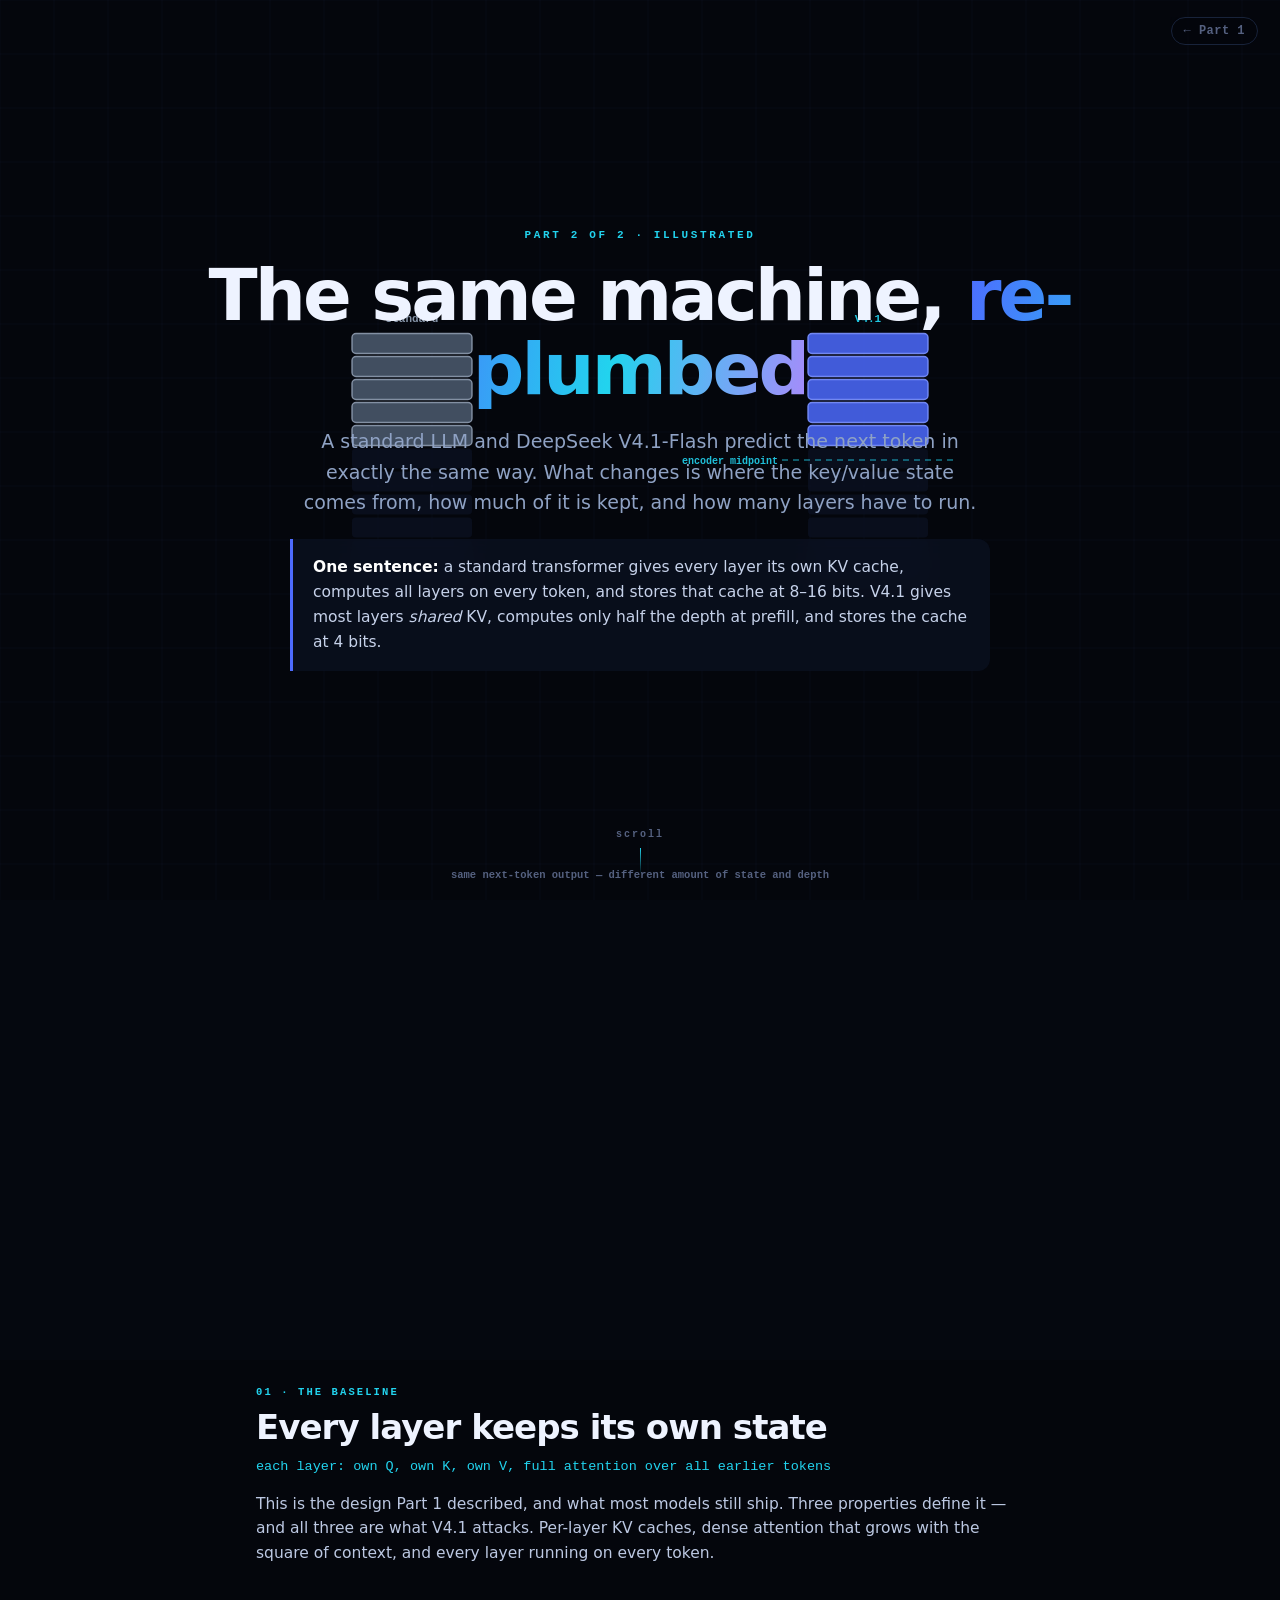
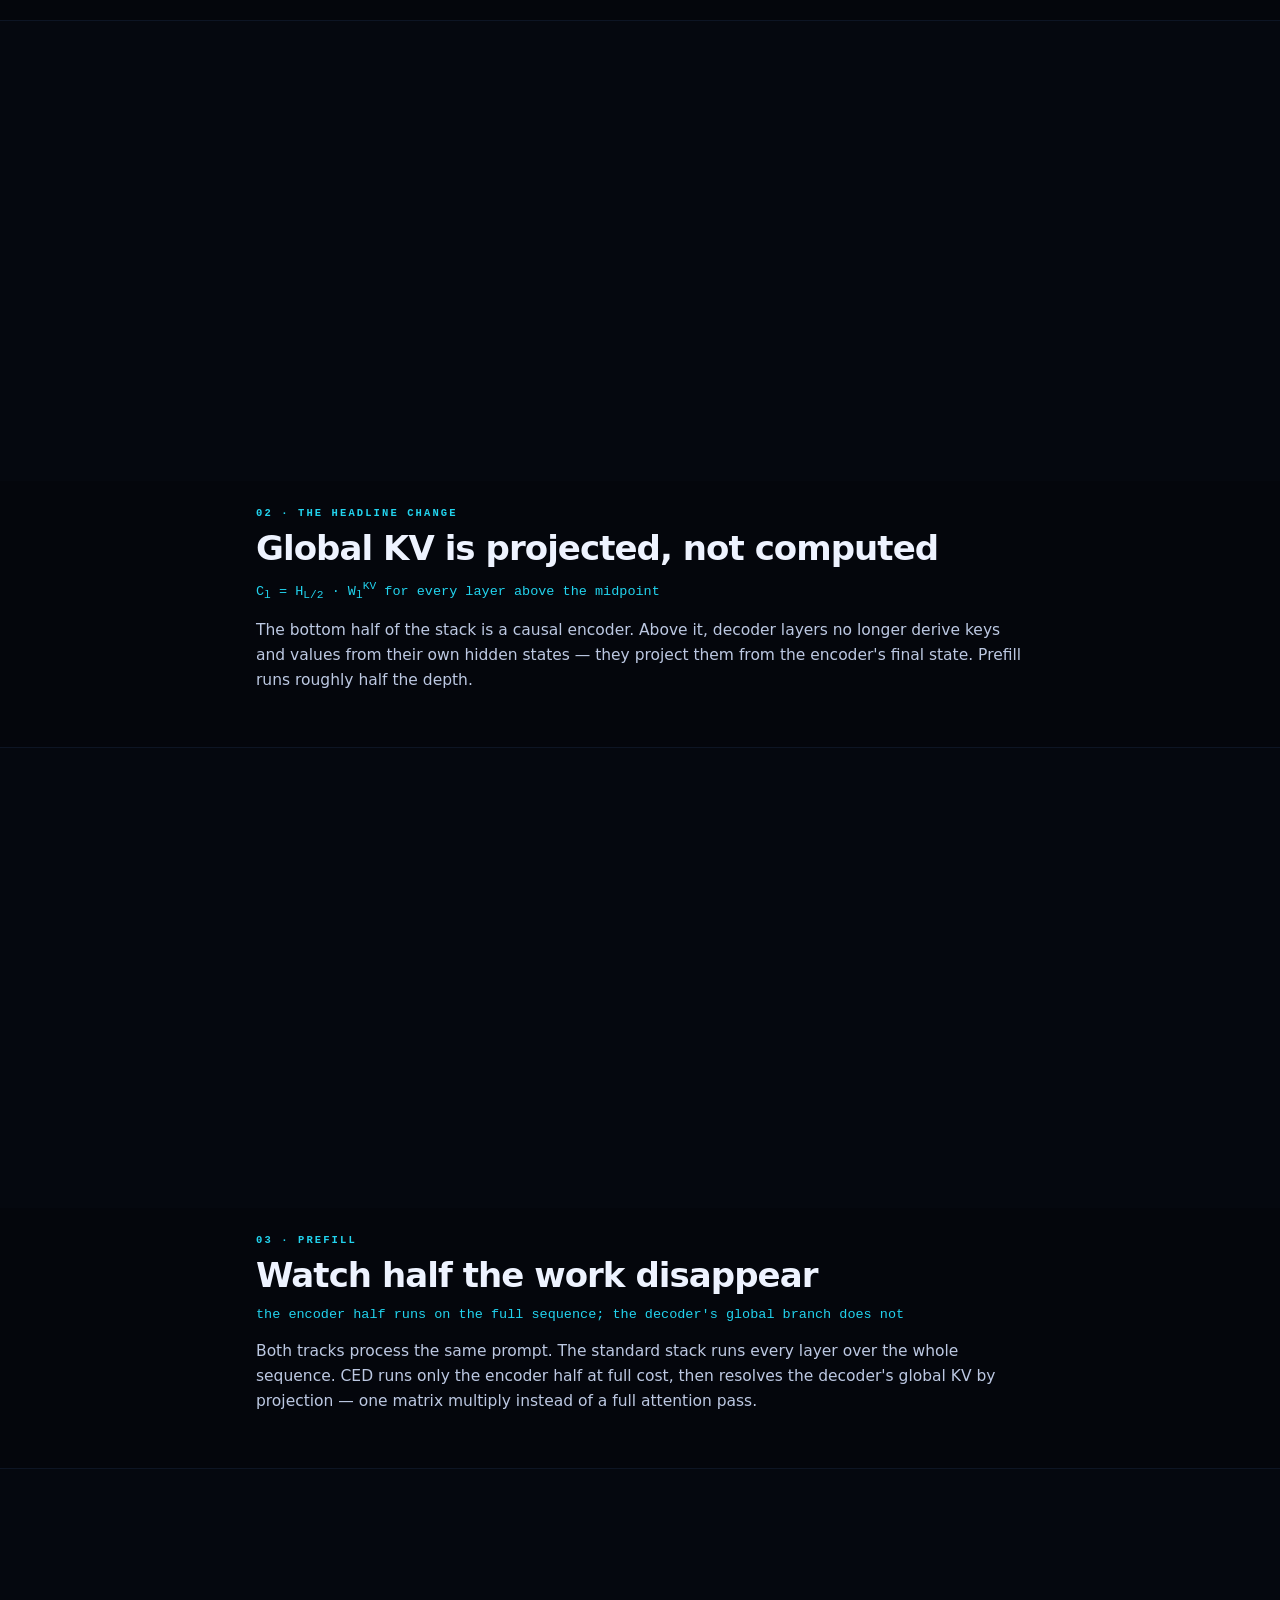
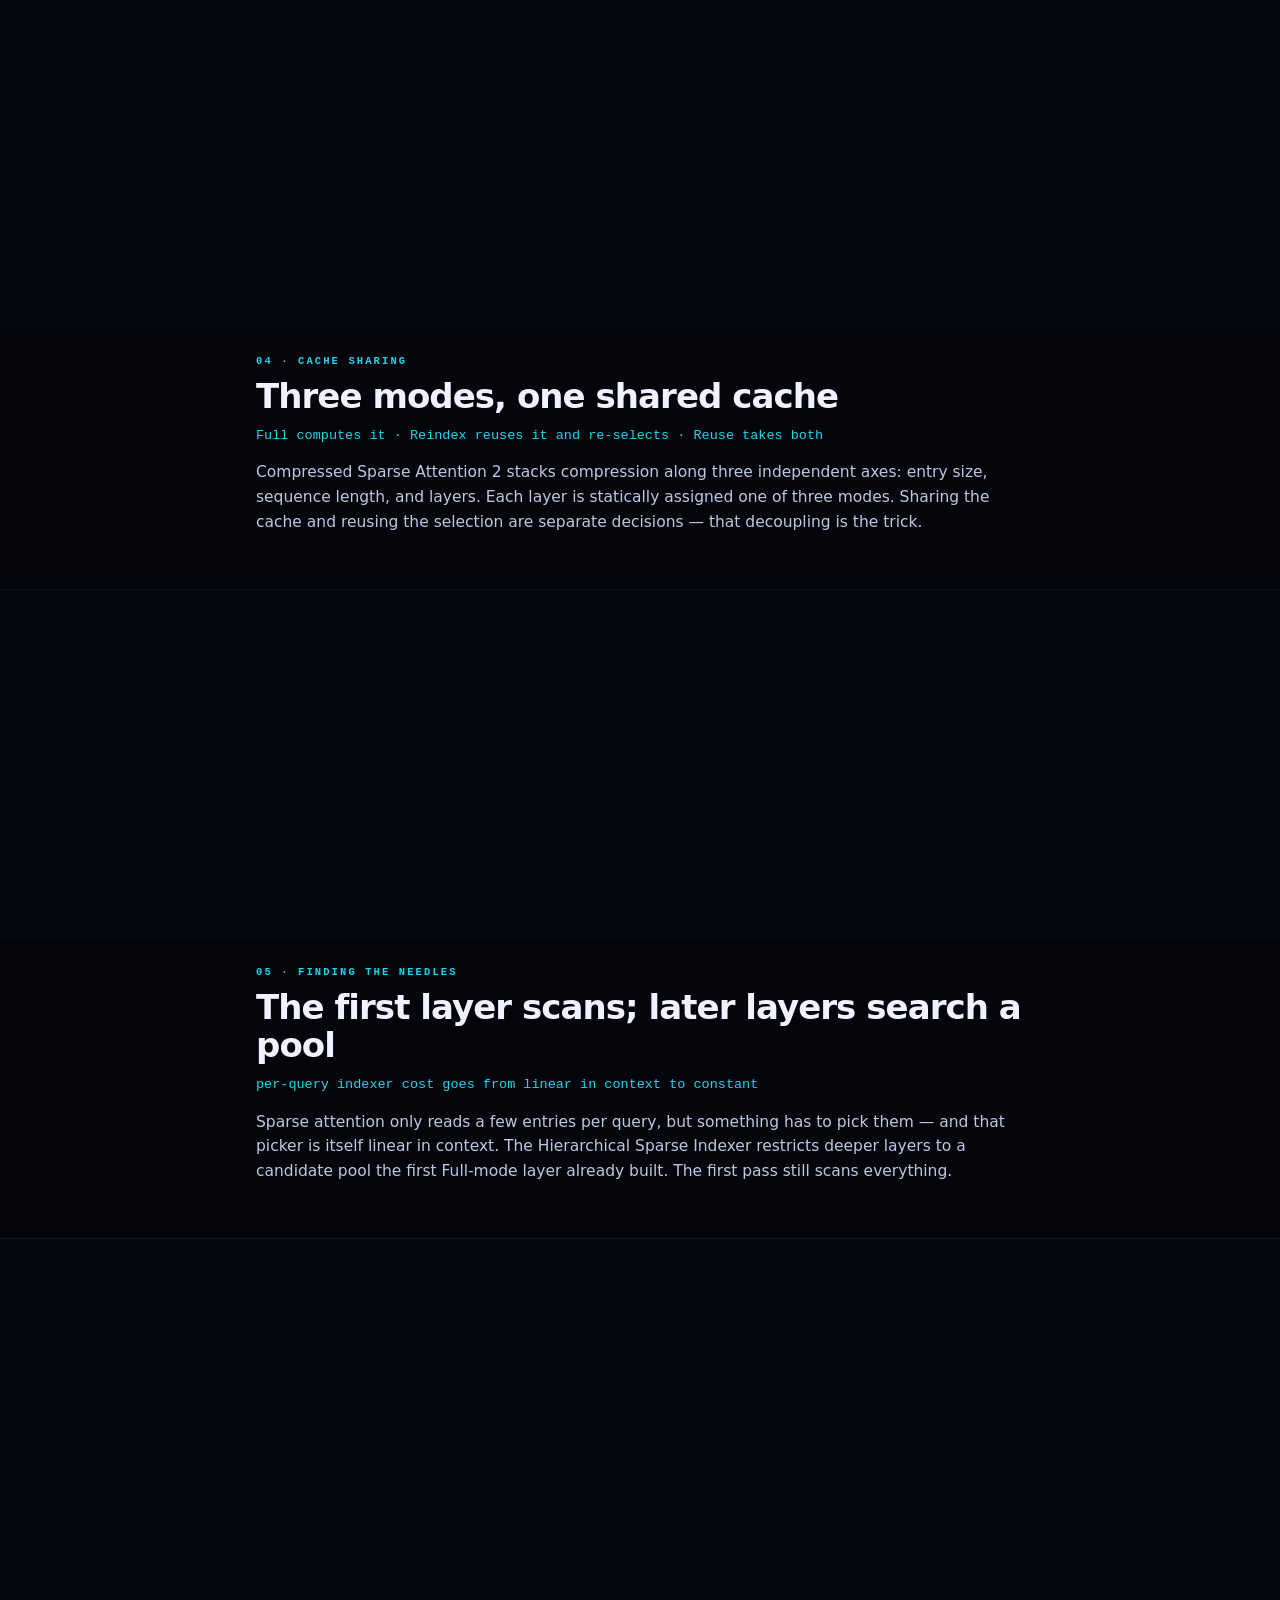
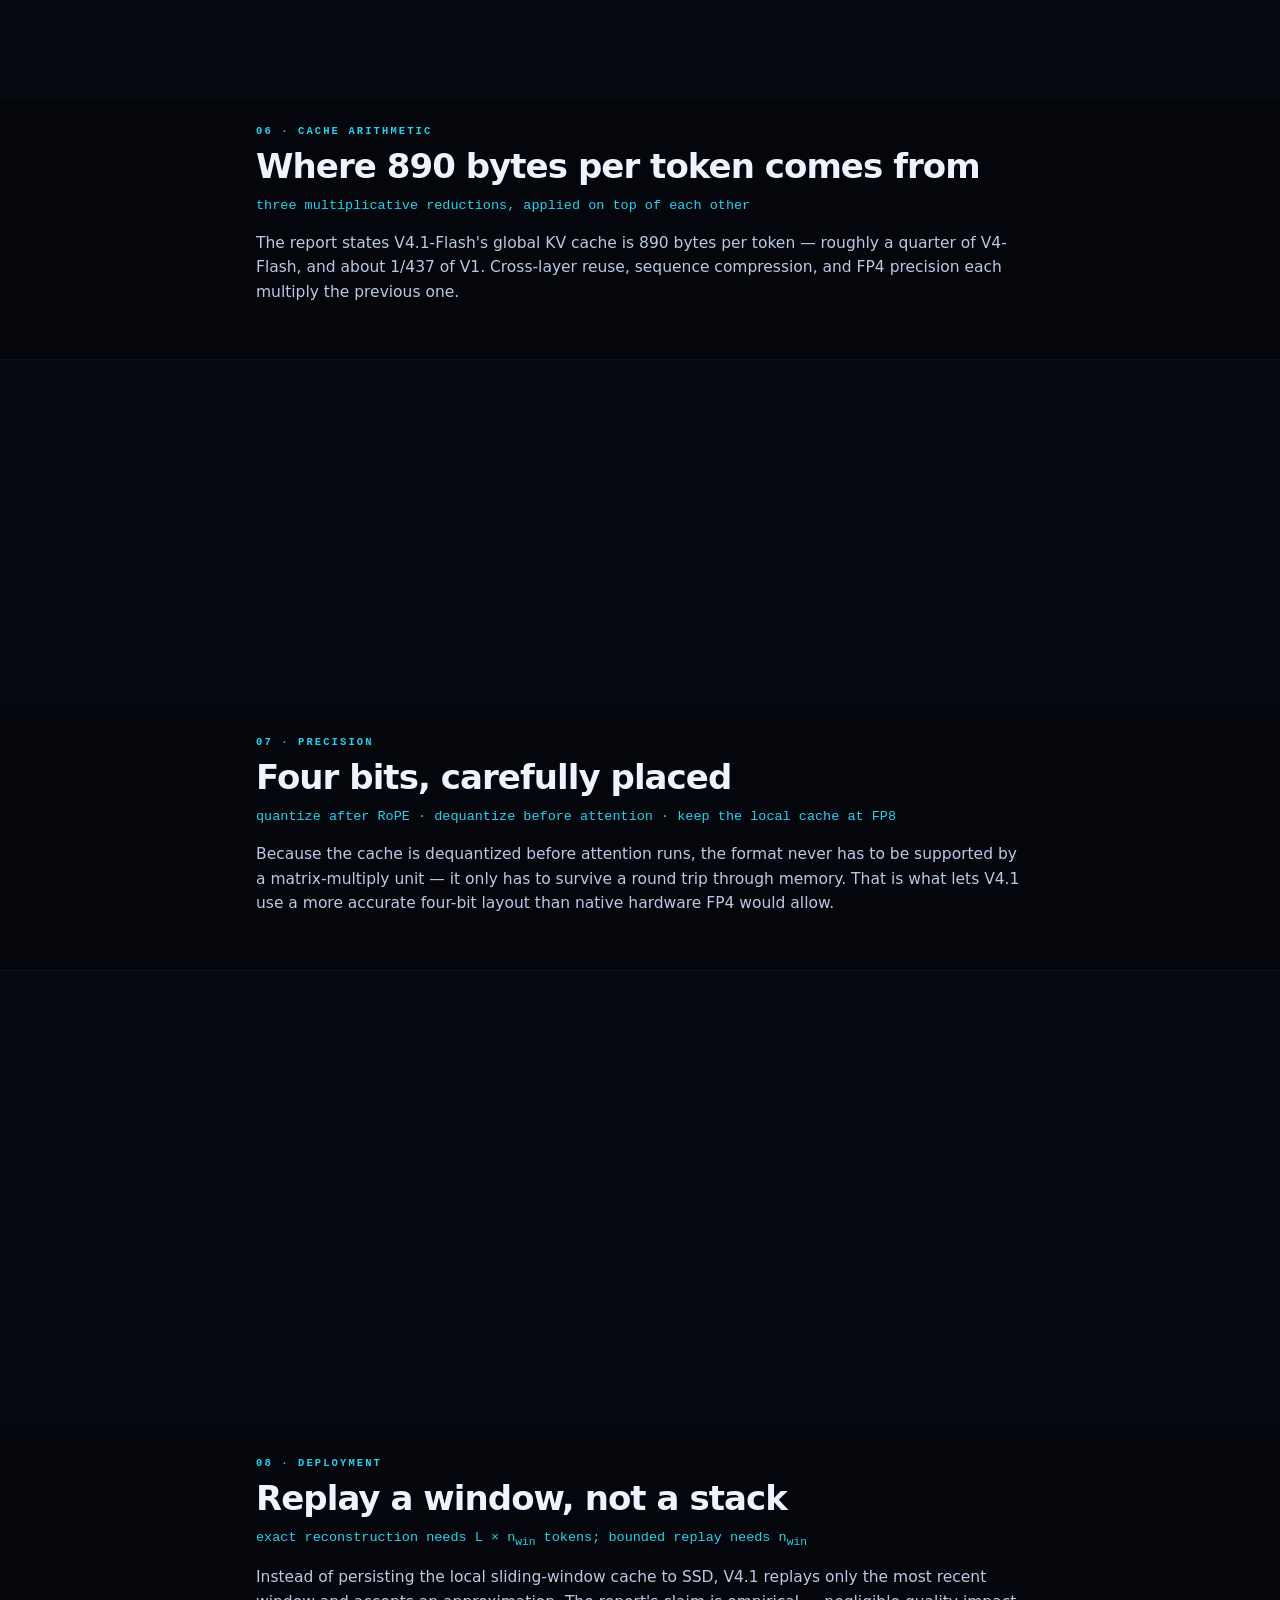
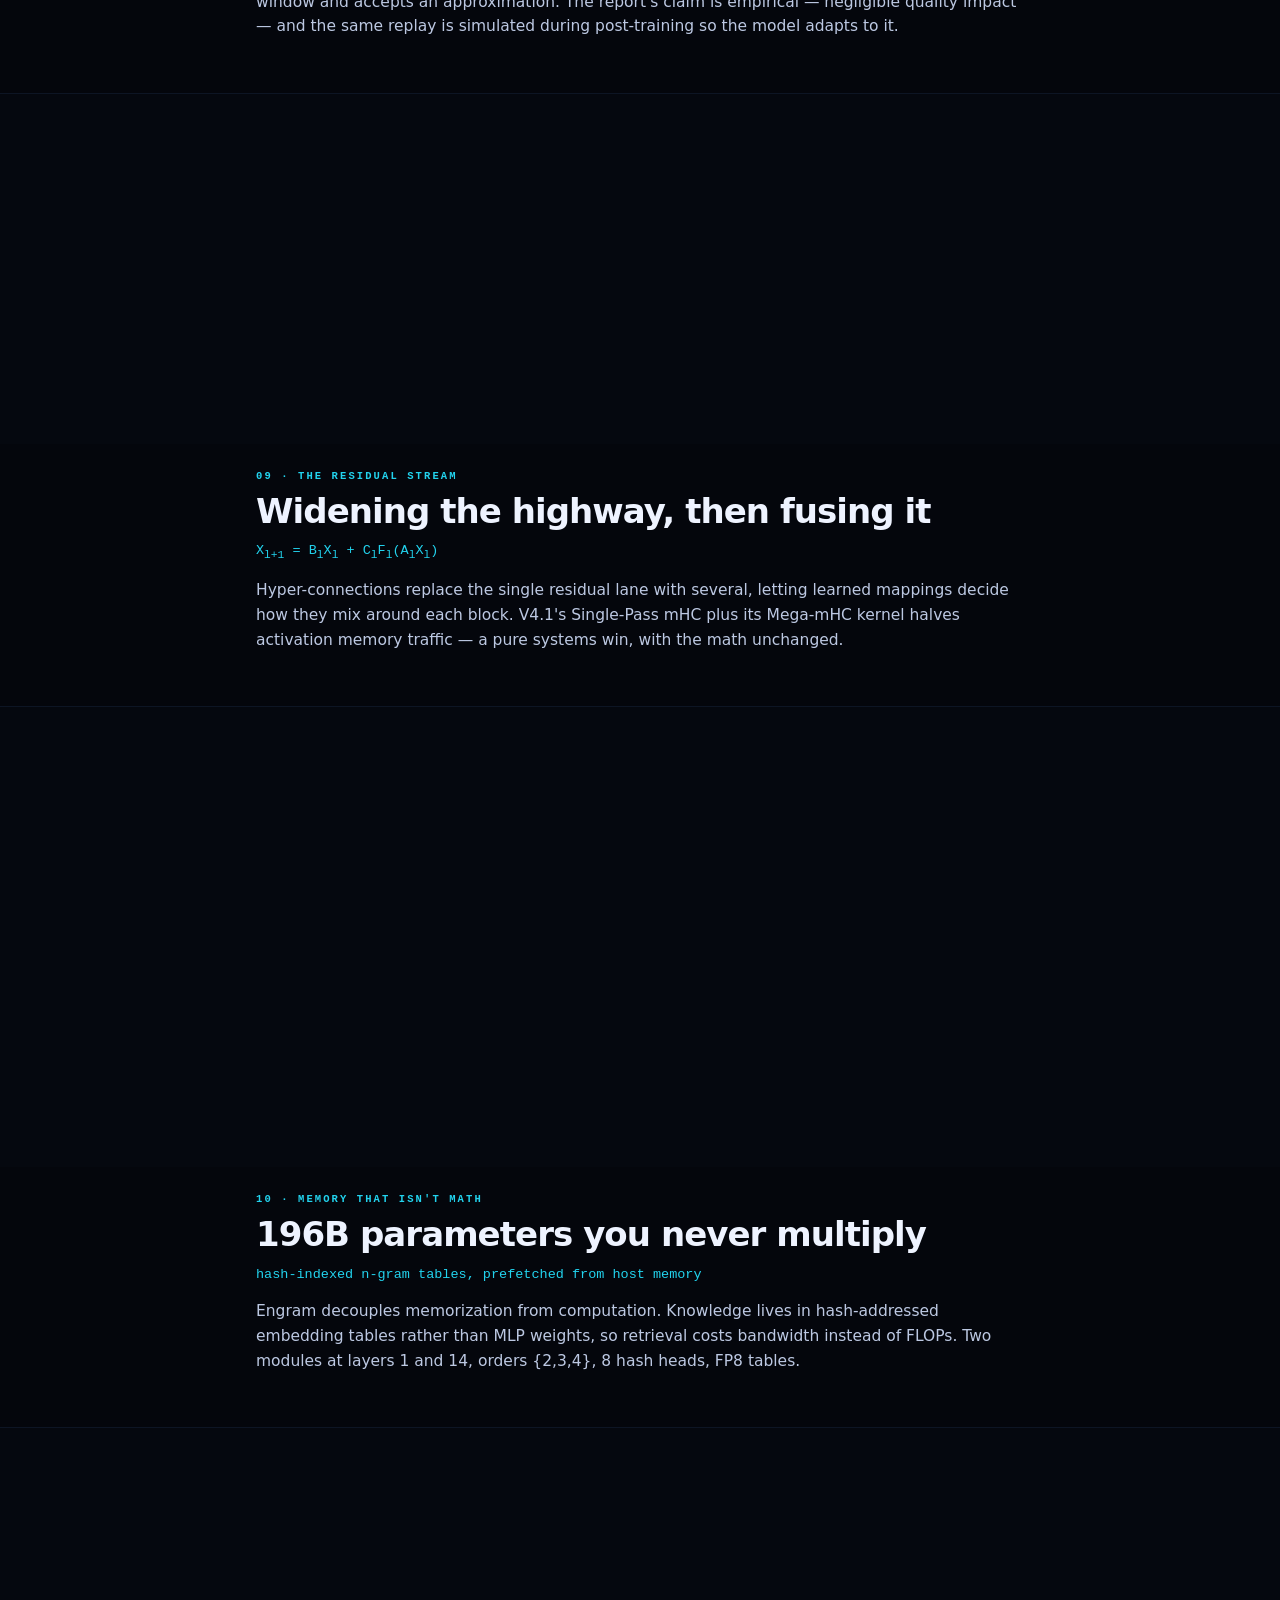
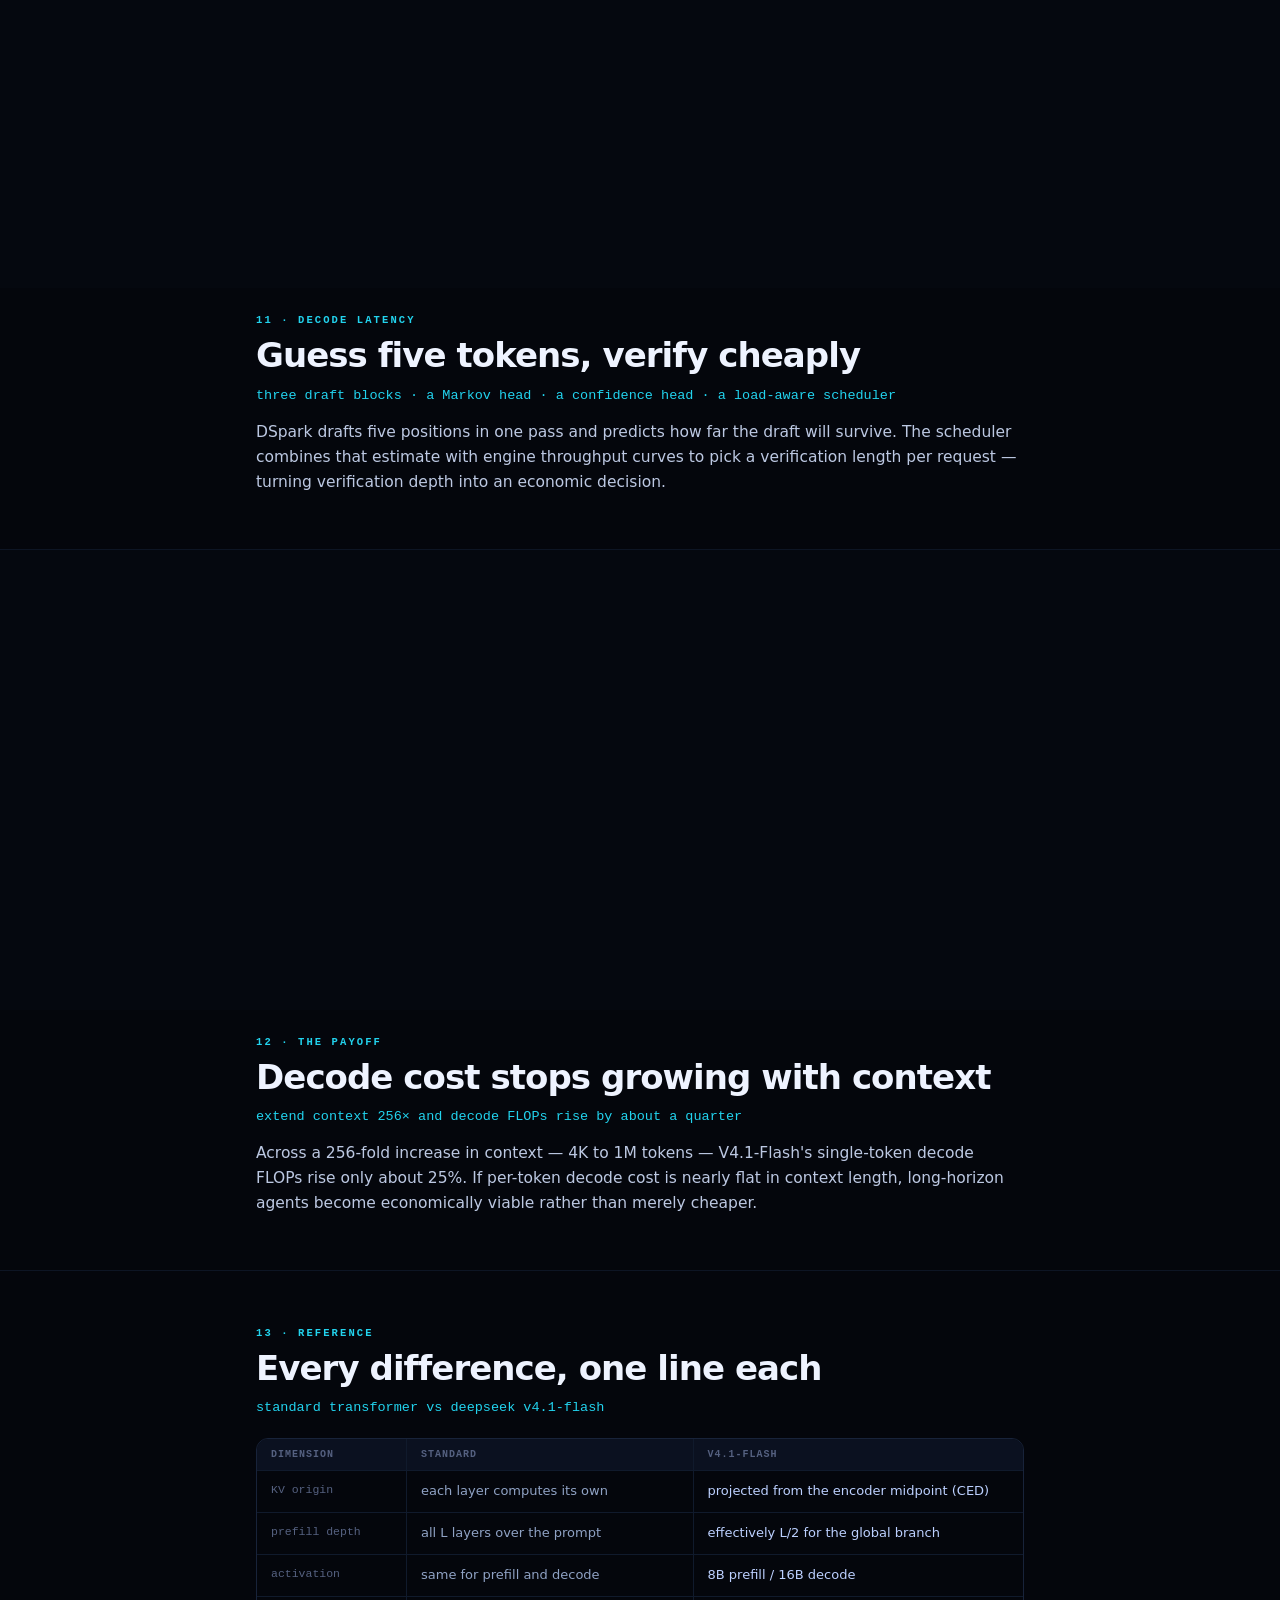
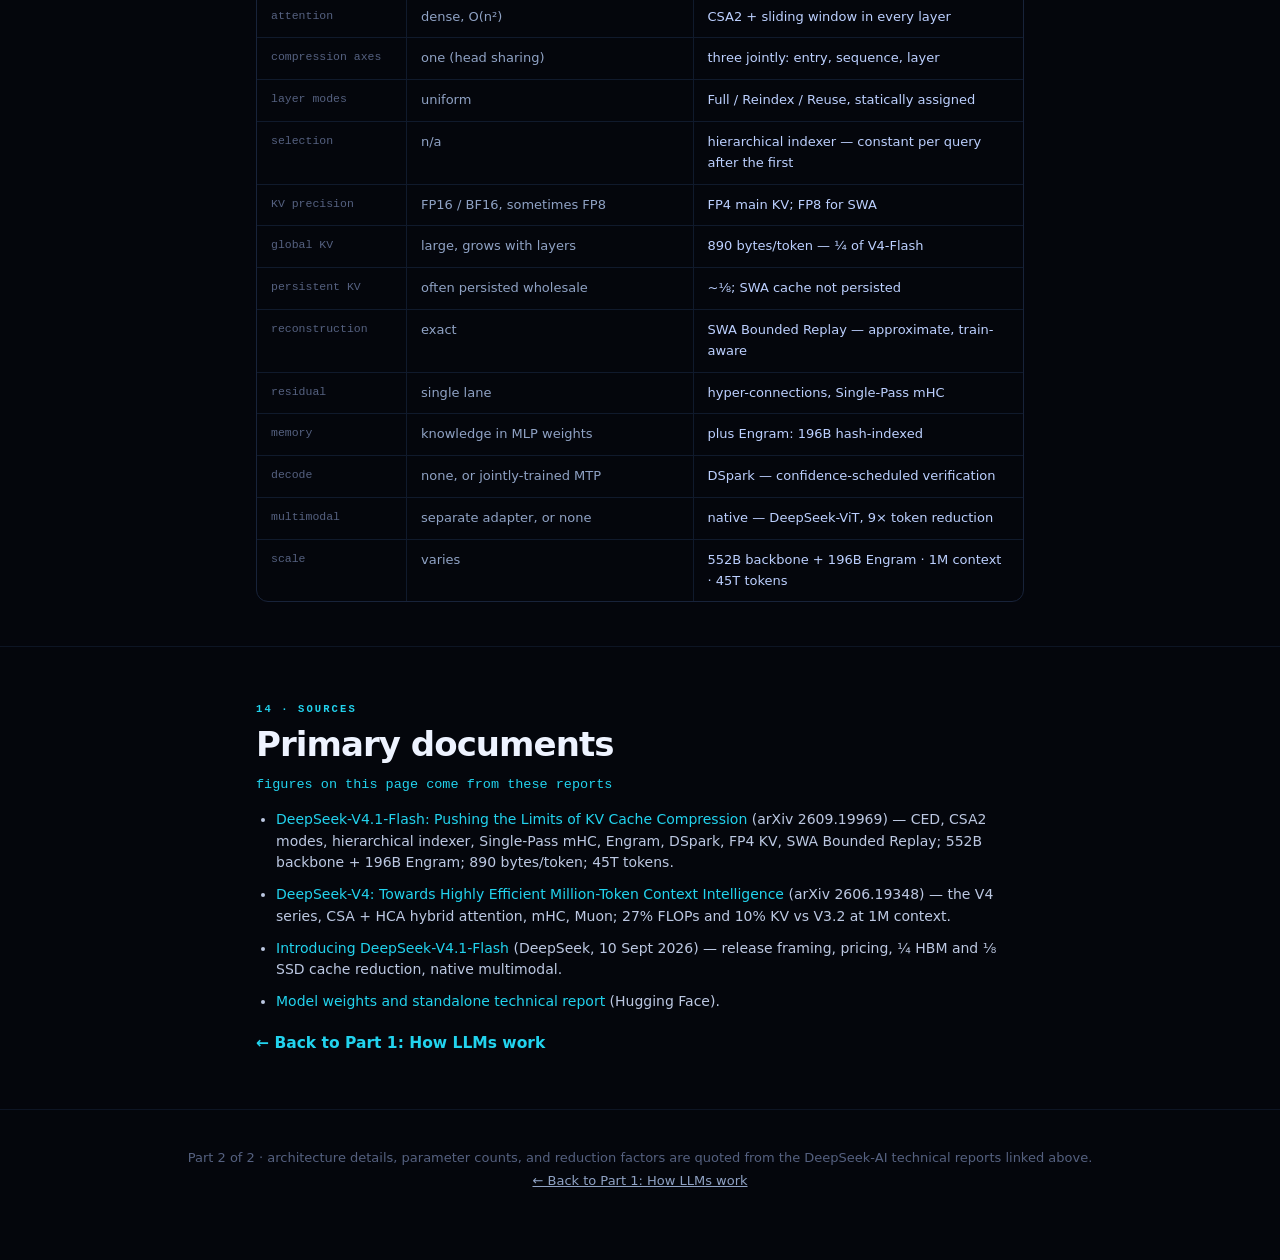
<file: index.html>
<!doctype html>
<html lang="en">
<head>
<meta charset="utf-8">
<meta name="viewport" content="width=device-width, initial-scale=1">
<title>Standard LLM vs DeepSeek V4.1 — an Illustrated Comparison</title>
<meta name="description" content="An illustrated, animated comparison of a standard transformer LLM and DeepSeek V4.1-Flash: CED, CSA2, FP4 cache, Engram, DSpark.">
<link rel="stylesheet" href="style.css">
</head>
<body>
<div id="bar"></div>
<div class="nav"><a href="https://how-llms-work.dshai.reggilion.com">← Part 1</a></div>
<header class="hero">
  <canvas id="hero-art"></canvas>
  <div class="inner">
    <div class="kick">part 2 of 2 · illustrated</div>
    <h1>The same machine, <em>re-plumbed</em></h1>
    <p class="sub">A standard LLM and DeepSeek V4.1-Flash predict the next token in exactly the same way. What changes is where the key/value state comes from, how much of it is kept, and how many layers have to run.</p>
    <div class="idea"><p><b>One sentence:</b> a standard transformer gives every layer its own KV cache, computes all layers on every token, and stores that cache at 8–16 bits. V4.1 gives most layers <i>shared</i> KV, computes only half the depth at prefill, and stores the cache at 4 bits.</p></div>
  </div>
  <div class="scrollhint">scroll<span></span></div>
</header>
<section class="plate" id="v1">
  <div class="art h2-art"><canvas id="v1-art"></canvas></div>
  <div class="cap">
    <span class="n">01 · the baseline</span>
    <h2>Every layer keeps its own state</h2>
    <p class="one">each layer: own Q, own K, own V, full attention over all earlier tokens</p>
<p>This is the design Part 1 described, and what most models still ship. Three properties define it — and all three are what V4.1 attacks. Per-layer KV caches, dense attention that grows with the square of context, and every layer running on every token.</p>
  </div>
  <div class="tail"></div>
</section>

<section class="plate" id="v2">
  <div class="art h2-art"><canvas id="v2-art"></canvas></div>
  <div class="cap">
    <span class="n">02 · the headline change</span>
    <h2>Global KV is projected, not computed</h2>
    <p class="one">C<sub>l</sub> = H<sub>L/2</sub> · W<sub>l</sub><sup>KV</sup>   for every layer above the midpoint</p>
<p>The bottom half of the stack is a causal encoder. Above it, decoder layers no longer derive keys and values from their own hidden states — they project them from the encoder's final state. Prefill runs roughly half the depth.</p>
  </div>
  <div class="tail"></div>
</section>

<section class="plate" id="v3">
  <div class="art h2-art"><canvas id="v3-art"></canvas></div>
  <div class="cap">
    <span class="n">03 · prefill</span>
    <h2>Watch half the work disappear</h2>
    <p class="one">the encoder half runs on the full sequence; the decoder's global branch does not</p>
<p>Both tracks process the same prompt. The standard stack runs every layer over the whole sequence. CED runs only the encoder half at full cost, then resolves the decoder's global KV by projection — one matrix multiply instead of a full attention pass.</p>
  </div>
  <div class="tail"></div>
</section>

<section class="plate" id="v4">
  <div class="art h2-art"><canvas id="v4-art"></canvas></div>
  <div class="cap">
    <span class="n">04 · cache sharing</span>
    <h2>Three modes, one shared cache</h2>
    <p class="one">Full computes it · Reindex reuses it and re-selects · Reuse takes both</p>
<p>Compressed Sparse Attention 2 stacks compression along three independent axes: entry size, sequence length, and layers. Each layer is statically assigned one of three modes. Sharing the cache and reusing the selection are separate decisions — that decoupling is the trick.</p>
  </div>
  <div class="tail"></div>
</section>

<section class="plate" id="v5">
  <div class="art h3-art"><canvas id="v5-art"></canvas></div>
  <div class="cap">
    <span class="n">05 · finding the needles</span>
    <h2>The first layer scans; later layers search a pool</h2>
    <p class="one">per-query indexer cost goes from linear in context to constant</p>
<p>Sparse attention only reads a few entries per query, but something has to pick them — and that picker is itself linear in context. The Hierarchical Sparse Indexer restricts deeper layers to a candidate pool the first Full-mode layer already built. The first pass still scans everything.</p>
  </div>
  <div class="tail"></div>
</section>

<section class="plate" id="v6">
  <div class="art h2-art"><canvas id="v6-art"></canvas></div>
  <div class="cap">
    <span class="n">06 · cache arithmetic</span>
    <h2>Where 890 bytes per token comes from</h2>
    <p class="one">three multiplicative reductions, applied on top of each other</p>
<p>The report states V4.1-Flash's global KV cache is 890 bytes per token — roughly a quarter of V4-Flash, and about 1/437 of V1. Cross-layer reuse, sequence compression, and FP4 precision each multiply the previous one.</p>
  </div>
  <div class="tail"></div>
</section>

<section class="plate" id="v7">
  <div class="art h3-art"><canvas id="v7-art"></canvas></div>
  <div class="cap">
    <span class="n">07 · precision</span>
    <h2>Four bits, carefully placed</h2>
    <p class="one">quantize after RoPE · dequantize before attention · keep the local cache at FP8</p>
<p>Because the cache is dequantized before attention runs, the format never has to be supported by a matrix-multiply unit — it only has to survive a round trip through memory. That is what lets V4.1 use a more accurate four-bit layout than native hardware FP4 would allow.</p>
  </div>
  <div class="tail"></div>
</section>

<section class="plate" id="v8">
  <div class="art h2-art"><canvas id="v8-art"></canvas></div>
  <div class="cap">
    <span class="n">08 · deployment</span>
    <h2>Replay a window, not a stack</h2>
    <p class="one">exact reconstruction needs L × n<sub>win</sub> tokens; bounded replay needs n<sub>win</sub></p>
<p>Instead of persisting the local sliding-window cache to SSD, V4.1 replays only the most recent window and accepts an approximation. The report's claim is empirical — negligible quality impact — and the same replay is simulated during post-training so the model adapts to it.</p>
  </div>
  <div class="tail"></div>
</section>

<section class="plate" id="v9">
  <div class="art h3-art"><canvas id="v9-art"></canvas></div>
  <div class="cap">
    <span class="n">09 · the residual stream</span>
    <h2>Widening the highway, then fusing it</h2>
    <p class="one">X<sub>l+1</sub> = B<sub>l</sub>X<sub>l</sub> + C<sub>l</sub>F<sub>l</sub>(A<sub>l</sub>X<sub>l</sub>)</p>
<p>Hyper-connections replace the single residual lane with several, letting learned mappings decide how they mix around each block. V4.1's Single-Pass mHC plus its Mega-mHC kernel halves activation memory traffic — a pure systems win, with the math unchanged.</p>
  </div>
  <div class="tail"></div>
</section>

<section class="plate" id="v10">
  <div class="art h2-art"><canvas id="v10-art"></canvas></div>
  <div class="cap">
    <span class="n">10 · memory that isn't math</span>
    <h2>196B parameters you never multiply</h2>
    <p class="one">hash-indexed n-gram tables, prefetched from host memory</p>
<p>Engram decouples memorization from computation. Knowledge lives in hash-addressed embedding tables rather than MLP weights, so retrieval costs bandwidth instead of FLOPs. Two modules at layers 1 and 14, orders {2,3,4}, 8 hash heads, FP8 tables.</p>
  </div>
  <div class="tail"></div>
</section>

<section class="plate" id="v11">
  <div class="art h2-art"><canvas id="v11-art"></canvas></div>
  <div class="cap">
    <span class="n">11 · decode latency</span>
    <h2>Guess five tokens, verify cheaply</h2>
    <p class="one">three draft blocks · a Markov head · a confidence head · a load-aware scheduler</p>
<p>DSpark drafts five positions in one pass and predicts how far the draft will survive. The scheduler combines that estimate with engine throughput curves to pick a verification length per request — turning verification depth into an economic decision.</p>
  </div>
  <div class="tail"></div>
</section>

<section class="plate" id="v12">
  <div class="art h2-art"><canvas id="v12-art"></canvas></div>
  <div class="cap">
    <span class="n">12 · the payoff</span>
    <h2>Decode cost stops growing with context</h2>
    <p class="one">extend context 256× and decode FLOPs rise by about a quarter</p>
<p>Across a 256-fold increase in context — 4K to 1M tokens — V4.1-Flash's single-token decode FLOPs rise only about 25%. If per-token decode cost is nearly flat in context length, long-horizon agents become economically viable rather than merely cheaper.</p>
  </div>
  <div class="tail"></div>
</section>

<section class="plate" id="spec">
  <div class="cap" style="padding-top:56px;padding-bottom:0">
    <span class="n">13 · reference</span>
    <h2>Every difference, one line each</h2>
    <p class="one">standard transformer vs deepseek v4.1-flash</p>
    <div class="spectable">
      <div class="srow sh"><span>dimension</span><span>standard</span><span>v4.1-flash</span></div>
      <div class="srow"><span>KV origin</span><span>each layer computes its own</span><span class="ds">projected from the encoder midpoint (CED)</span></div>
      <div class="srow"><span>prefill depth</span><span>all L layers over the prompt</span><span class="ds">effectively L/2 for the global branch</span></div>
      <div class="srow"><span>activation</span><span>same for prefill and decode</span><span class="ds">8B prefill / 16B decode</span></div>
      <div class="srow"><span>attention</span><span>dense, O(n²)</span><span class="ds">CSA2 + sliding window in every layer</span></div>
      <div class="srow"><span>compression axes</span><span>one (head sharing)</span><span class="ds">three jointly: entry, sequence, layer</span></div>
      <div class="srow"><span>layer modes</span><span>uniform</span><span class="ds">Full / Reindex / Reuse, statically assigned</span></div>
      <div class="srow"><span>selection</span><span>n/a</span><span class="ds">hierarchical indexer — constant per query after the first</span></div>
      <div class="srow"><span>KV precision</span><span>FP16 / BF16, sometimes FP8</span><span class="ds">FP4 main KV; FP8 for SWA</span></div>
      <div class="srow"><span>global KV</span><span>large, grows with layers</span><span class="ds">890 bytes/token — ¼ of V4-Flash</span></div>
      <div class="srow"><span>persistent KV</span><span>often persisted wholesale</span><span class="ds">~⅛; SWA cache not persisted</span></div>
      <div class="srow"><span>reconstruction</span><span>exact</span><span class="ds">SWA Bounded Replay — approximate, train-aware</span></div>
      <div class="srow"><span>residual</span><span>single lane</span><span class="ds">hyper-connections, Single-Pass mHC</span></div>
      <div class="srow"><span>memory</span><span>knowledge in MLP weights</span><span class="ds">plus Engram: 196B hash-indexed</span></div>
      <div class="srow"><span>decode</span><span>none, or jointly-trained MTP</span><span class="ds">DSpark — confidence-scheduled verification</span></div>
      <div class="srow"><span>multimodal</span><span>separate adapter, or none</span><span class="ds">native — DeepSeek-ViT, 9× token reduction</span></div>
      <div class="srow"><span>scale</span><span>varies</span><span class="ds">552B backbone + 196B Engram · 1M context · 45T tokens</span></div>
    </div>
  </div>
  <div class="tail"></div>
</section>

<section class="plate" id="src">
  <div class="cap" style="padding-top:56px;padding-bottom:0">
    <span class="n">14 · sources</span>
    <h2>Primary documents</h2>
    <p class="one">figures on this page come from these reports</p>
    <ul class="srclist">
      <li><a href="https://arxiv.org/abs/2609.19969">DeepSeek-V4.1-Flash: Pushing the Limits of KV Cache Compression</a> (arXiv 2609.19969) — CED, CSA2 modes, hierarchical indexer, Single-Pass mHC, Engram, DSpark, FP4 KV, SWA Bounded Replay; 552B backbone + 196B Engram; 890 bytes/token; 45T tokens.</li>
      <li><a href="https://arxiv.org/abs/2606.19348">DeepSeek-V4: Towards Highly Efficient Million-Token Context Intelligence</a> (arXiv 2606.19348) — the V4 series, CSA + HCA hybrid attention, mHC, Muon; 27% FLOPs and 10% KV vs V3.2 at 1M context.</li>
      <li><a href="https://www.deepseek.com/en/news/deepseek-v4-1-flash/">Introducing DeepSeek-V4.1-Flash</a> (DeepSeek, 10 Sept 2026) — release framing, pricing, ¼ HBM and ⅛ SSD cache reduction, native multimodal.</li>
      <li><a href="https://huggingface.co/deepseek-ai/DeepSeek-V4.1-Flash">Model weights and standalone technical report</a> (Hugging Face).</li>
    </ul>
    <p style="margin-top:18px"><a href="https://how-llms-work.dshai.reggilion.com" style="color:var(--cyan);text-decoration:none;font-weight:600">← Back to Part 1: How LLMs work</a></p>
  </div>
  <div class="tail"></div>
</section>
<footer style="padding:40px 24px 70px;text-align:center;color:#556180;font:13px ui-sans-serif,system-ui,sans-serif">
  <p style="margin:0 0 8px">Part 2 of 2 · architecture details, parameter counts, and reduction factors are quoted from the DeepSeek-AI technical reports linked above.</p>
  <p style="margin:0"><a href="https://how-llms-work.dshai.reggilion.com" style="color:#8fa2c4">← Back to Part 1: How LLMs work</a></p>
</footer>
<script src="anim.js"></script>
</body>
</html>
</file>
<file: style.css>
:root{
  --bg:#04060c; --ink:#eef3ff; --muted:#8fa2c4; --dim:#556180;
  --blue:#4d6bfe; --cyan:#22d3ee; --violet:#a78bfa;
  --amber:#fbbf24; --green:#34d399; --rose:#fb7185;
  --mono:ui-monospace,SFMono-Regular,"SF Mono",Menlo,Consolas,monospace;
}
*{box-sizing:border-box}
html{scroll-behavior:smooth}
body{margin:0;background:var(--bg);color:var(--ink);overflow-x:hidden;
  font:16px/1.6 ui-sans-serif,system-ui,-apple-system,"Segoe UI",Roboto,sans-serif;
  -webkit-font-smoothing:antialiased}
#bar{position:fixed;top:0;left:0;height:2px;width:0;z-index:60;
  background:linear-gradient(90deg,var(--blue),var(--cyan))}
.nav{position:fixed;top:0;right:0;z-index:60;padding:16px 22px}
.nav a{color:var(--dim);text-decoration:none;font:600 12px var(--mono);
  letter-spacing:.04em;border:1px solid #18233a;padding:6px 12px;border-radius:999px;
  background:rgba(4,6,12,.6);backdrop-filter:blur(8px)}
.nav a:hover{color:var(--ink);border-color:var(--cyan)}
.plate{position:relative;border-bottom:1px solid #0d1524}
.art{position:relative;width:100%;background:#05080f;overflow:hidden}
.art canvas{display:block;width:100%;height:100%}
.h2-art{height:min(58vh,460px);min-height:310px}
.h3-art{height:min(44vh,350px);min-height:250px}
.cap{position:relative;max-width:820px;margin:0 auto;padding:26px 26px 0}
.cap .n{font:700 10.5px var(--mono);letter-spacing:.20em;color:var(--cyan);
  text-transform:uppercase;display:block;margin-bottom:10px}
.cap h2{margin:0 0 10px;font-size:clamp(22px,3.1vw,34px);line-height:1.12;
  letter-spacing:-.028em;font-weight:750}
.cap p{margin:0 0 10px;color:#bcc8e2;font-size:15.5px}
.cap p.one{font-family:var(--mono);font-size:13.5px;color:var(--cyan);margin-bottom:14px}
.tail{height:44px}
.hero{position:relative;height:100vh;min-height:560px;display:grid;place-items:center;
  text-align:center;padding:0 22px;overflow:hidden}
.hero canvas{position:absolute;inset:0;width:100%;height:100%}
.hero .inner{position:relative;z-index:2;max-width:900px}
.hero .kick{font:700 11px var(--mono);letter-spacing:.24em;color:var(--cyan);
  text-transform:uppercase;margin-bottom:18px}
.hero h1{margin:0 0 20px;font-size:clamp(32px,6.4vw,72px);line-height:1.02;
  letter-spacing:-.04em;font-weight:820}
.hero h1 em{font-style:normal;background:linear-gradient(100deg,var(--blue),var(--cyan) 55%,var(--violet));
  -webkit-background-clip:text;background-clip:text;color:transparent}
.hero .sub{font-size:clamp(15px,1.7vw,19px);color:var(--muted);max-width:680px;margin:0 auto 22px}
.hero .idea{border-left:3px solid var(--blue);background:rgba(11,17,32,.78);
  backdrop-filter:blur(10px);text-align:left;padding:16px 20px;border-radius:0 12px 12px 0;
  max-width:700px;margin:0 auto}
.hero .idea b{color:#fff}
.hero .idea p{margin:0;color:#c6d2ea;font-size:15.5px}
.scrollhint{position:absolute;bottom:26px;left:50%;transform:translateX(-50%);
  font:600 10px var(--mono);letter-spacing:.2em;color:var(--dim);z-index:2}
.scrollhint span{display:block;width:1px;height:26px;margin:8px auto 0;
  background:linear-gradient(180deg,var(--cyan),transparent)}
::selection{background:var(--blue);color:#fff}
@media(prefers-reduced-motion:reduce){*{animation:none!important;transition:none!important}}

.spectable{margin:20px 0 0;border:1px solid #18233a;border-radius:12px;overflow:hidden}
.srow{display:grid;grid-template-columns:150px 1fr 1.15fr;gap:0;font-size:13px;
  border-bottom:1px solid #101a2c}
.srow:last-child{border-bottom:0}
.srow>span{padding:10px 14px}
.srow>span:first-child{color:#556180;font-family:var(--mono);font-size:11.5px;
  border-right:1px solid #101a2c}
.srow>span:nth-child(2){color:#8fa2c4;border-right:1px solid #101a2c}
.srow>span:nth-child(3){color:#bcd0ff}
.srow.sh{background:#0b1120}
.srow.sh>span{color:#556180;font:700 10px var(--mono);letter-spacing:.1em;text-transform:uppercase}
.srow:hover{background:#0a1020}
@media(max-width:760px){
  .srow{grid-template-columns:1fr;gap:0}
  .srow>span{border-right:0!important;padding:6px 14px}
  .srow>span:first-child{padding-top:12px}
  .srow>span:nth-child(3){padding-bottom:12px}
}
.srclist{margin:14px 0 0;padding-left:20px}
.srclist li{margin:10px 0;color:#bcc8e2;font-size:14px;line-height:1.55}
.srclist a{color:var(--cyan);text-decoration:none}
.srclist a:hover{text-decoration:underline}
</file>
